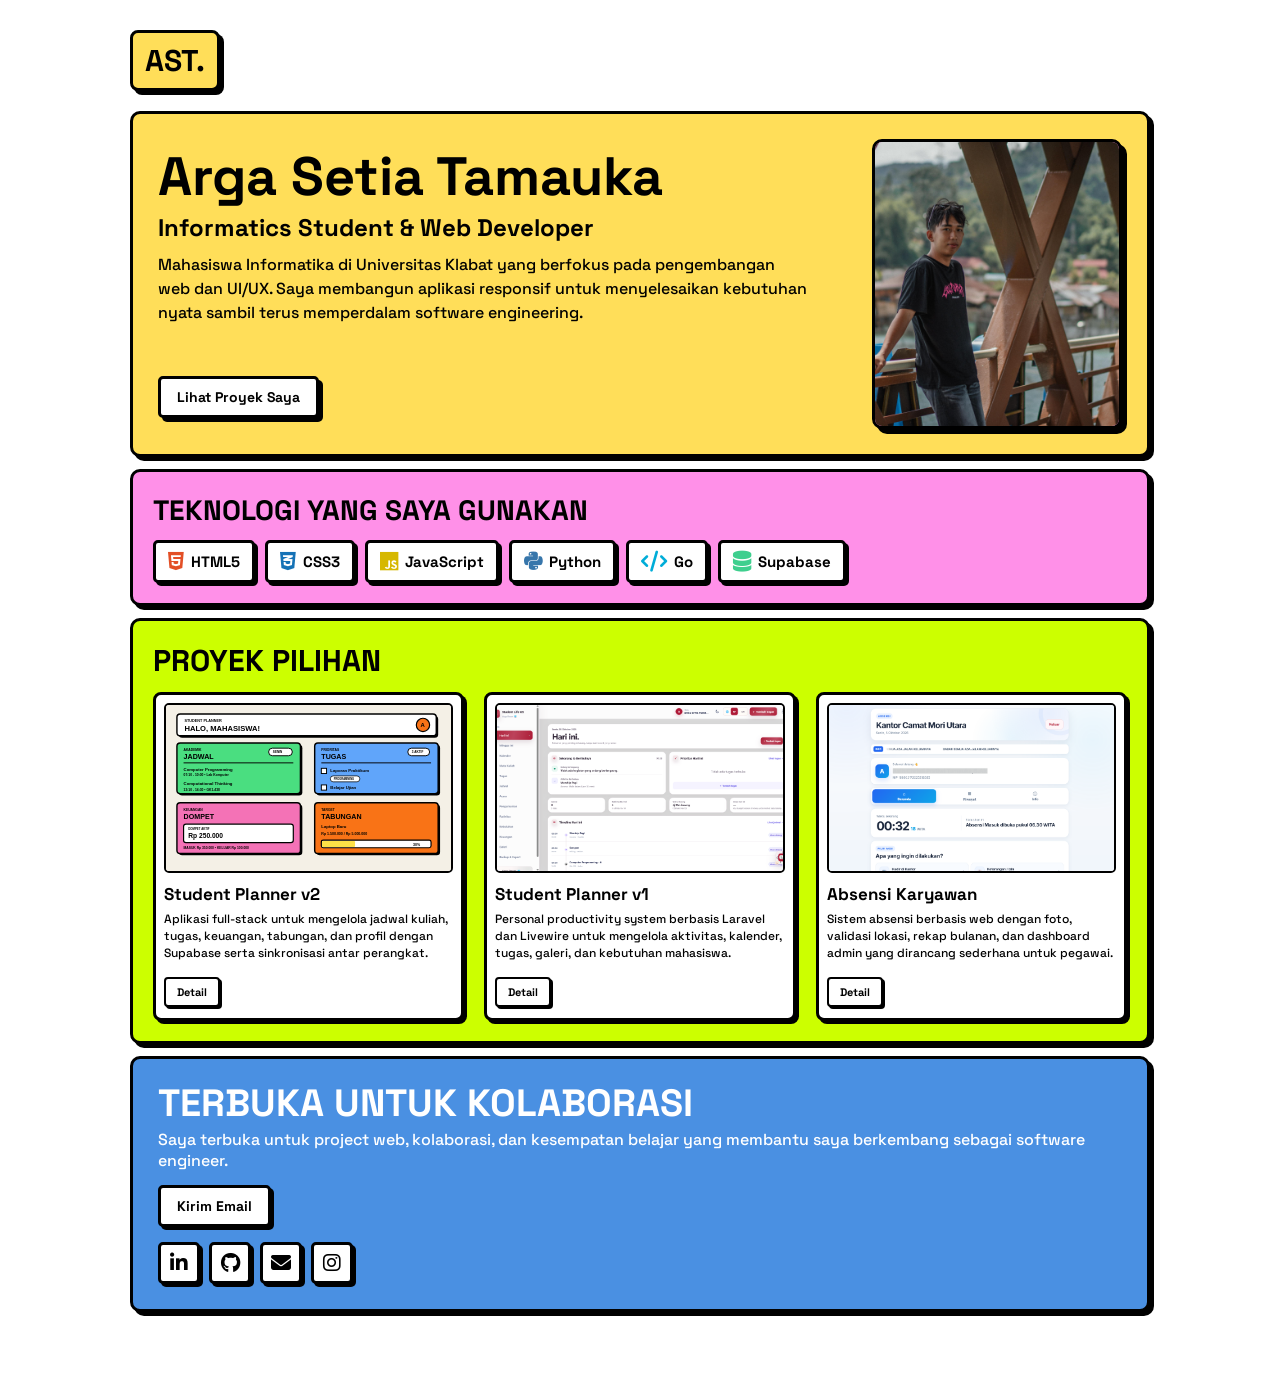
<file: index.html>
<!DOCTYPE html>
<html lang="id">

<head>
    <meta charset="UTF-8">

    <meta
        name="viewport"
        content="width=device-width, initial-scale=1.0"
    >

    <title>Arga Setia Tamauka | Portfolio</title>

    <!-- CSS -->
    <link rel="stylesheet" href="style.css">

    <!-- GOOGLE FONT -->
    <link rel="preconnect" href="https://fonts.googleapis.com">

    <link
        rel="preconnect"
        href="https://fonts.gstatic.com"
        crossorigin
    >

    <link
        href="https://fonts.googleapis.com/css2?family=Space+Grotesk:wght@300..700&display=swap"
        rel="stylesheet"
    >

    <!-- FONT AWESOME -->
    <link
        rel="stylesheet"
        href="https://cdnjs.cloudflare.com/ajax/libs/font-awesome/6.6.0/css/all.min.css"
    >
</head>


<body>

    <div class="page-container">


        <!-- =========================
             HEADER
        ========================== -->

        <header>

            <h1>AST.</h1>

        </header>



        <main>


            <!-- =========================
                 ABOUT / HERO
            ========================== -->

            <section class="about">

                <div class="about-content">


                    <!-- TEXT -->
                    <div class="about-text">

                        <h1>
                            Arga Setia Tamauka
                        </h1>

                        <h2>
                            Informatics Student & Web Developer
                        </h2>

                        <p>
                            Mahasiswa Informatika di Universitas Klabat yang berfokus pada
                            pengembangan web dan UI/UX. Saya membangun aplikasi
                            responsif untuk menyelesaikan kebutuhan nyata sambil
                            terus memperdalam software engineering.
                        </p>

                    </div>


                    <!-- FOTO -->
                    <div class="profile-card">

                        <img
                            src="images/arga-profile.jpg"
                            alt="Foto Arga Setia Tamauka"
                        >

                    </div>


                    <!-- BUTTON -->
                    <a
                        href="#projects"
                        class="about-button"
                    >
                        Lihat Proyek Saya
                    </a>


                </div>

            </section>



            <!-- =========================
                 SKILLS
            ========================== -->

            <section class="skills">

                <h1>
                    TEKNOLOGI YANG SAYA GUNAKAN
                </h1>


                <div class="skills-card">


                    <div class="skill-item">

                        <i class="fa-brands fa-html5"></i>

                        <span>
                            HTML5
                        </span>

                    </div>


                    <div class="skill-item">

                        <i class="fa-brands fa-css3-alt"></i>

                        <span>
                            CSS3
                        </span>

                    </div>


                    <div class="skill-item">

                        <i class="fa-brands fa-js"></i>

                        <span>
                            JavaScript
                        </span>

                    </div>


                    <div class="skill-item">

                        <i class="fa-brands fa-python"></i>

                        <span>
                            Python
                        </span>

                    </div>


                    <div class="skill-item">

                        <i class="fa-solid fa-code"></i>

                        <span>
                            Go
                        </span>

                    </div>


                    <div class="skill-item">

                        <i class="fa-solid fa-database"></i>

                        <span>
                            Supabase
                        </span>

                    </div>


                </div>

            </section>



            <!-- =========================
                 PROJECTS
            ========================== -->

            <section
                class="projects"
                id="projects"
            >

                <h1>
                    PROYEK PILIHAN
                </h1>


                <div class="projects-card">


                    <!-- PROJECT 1 -->

                    <article class="project-item">

                        <img
                            src="images/student-planner.svg"
                            alt="Preview Student Planner v2"
                        >


                        <div class="project-content">

                            <h2>
                                Student Planner v2
                            </h2>


                            <p>
                                Aplikasi full-stack untuk mengelola jadwal kuliah,
                                tugas, keuangan, tabungan, dan profil dengan
                                Supabase serta sinkronisasi antar perangkat.
                            </p>


                            <a
                                href="student-planner.html"
                                class="project-button"
                            >
                                Detail
                            </a>

                        </div>

                    </article>



                    <!-- PROJECT 2 -->

                    <article class="project-item">

                        <img
                            src="images/student-life-os.png"
                            alt="Preview Student Planner v1"
                        >


                        <div class="project-content">

                            <h2>
                                Student Planner v1
                            </h2>


                            <p>
                                Personal productivity system berbasis Laravel dan
                                Livewire untuk mengelola aktivitas, kalender,
                                tugas, galeri, dan kebutuhan mahasiswa.
                            </p>


                            <a
                                href="student-life-os.html"
                                class="project-button"
                            >
                                Detail
                            </a>

                        </div>

                    </article>



                    <!-- PROJECT 3 -->

                    <article class="project-item">

                        <img
                            src="images/absensi-karyawan.png"
                            alt="Preview Absensi Karyawan"
                        >


                        <div class="project-content">

                            <h2>
                                Absensi Karyawan
                            </h2>


                            <p>
                                Sistem absensi berbasis web dengan foto, validasi
                                lokasi, rekap bulanan, dan dashboard admin
                                yang dirancang sederhana untuk pegawai.
                            </p>


                            <a
                                href="absensi-karyawan.html"
                                class="project-button"
                            >
                                Detail
                            </a>

                        </div>

                    </article>


                </div>

            </section>



            <!-- =========================
                 CONTACT
            ========================== -->

            <section class="contact">


                <h1>
                    TERBUKA UNTUK KOLABORASI
                </h1>


                <p>
                    Saya terbuka untuk project web, kolaborasi, dan kesempatan belajar yang membantu saya berkembang sebagai software engineer.
                </p>


                <a
                    href="mailto:argatamauka@gmail.com"
                    class="contact-button"
                >
                    Kirim Email
                </a>



                <!-- SOCIAL MEDIA -->

                <div class="social-media">


                    <!-- LINKEDIN -->

                    <a
                        href="https://www.linkedin.com/in/arga-setia-tamauka?utm_source=share_via&utm_content=profile&utm_medium=member_android"
                        class="social-button"
                        aria-label="LinkedIn"
                        target="_blank"
                    >

                        <i class="fa-brands fa-linkedin-in"></i>

                    </a>


                    <!-- GITHUB -->

                    <a
                        href="https://github.com/argatamauka"
                        class="social-button"
                        aria-label="GitHub"
                        target="_blank"
                    >

                        <i class="fa-brands fa-github"></i>

                    </a>


                    <!-- EMAIL -->

                    <a
                        href="mailto:argatamauka@gmail.com"
                        class="social-button"
                        aria-label="Email"
                    >

                        <i class="fa-solid fa-envelope"></i>

                    </a>


                    <!-- Instagram -->

                    <a
                        href="https://www.instagram.com/argatamauka_?stkn=MTJtcWIwZmtsdThpNA=="
                        class="social-button"
                        aria-label="instagram"
                        target="_blank"
                    >

                        <i class="fa-brands fa-instagram"></i>

                    </a>


                </div>


            </section>


        </main>


    </div>

</body>

</html>
</file>
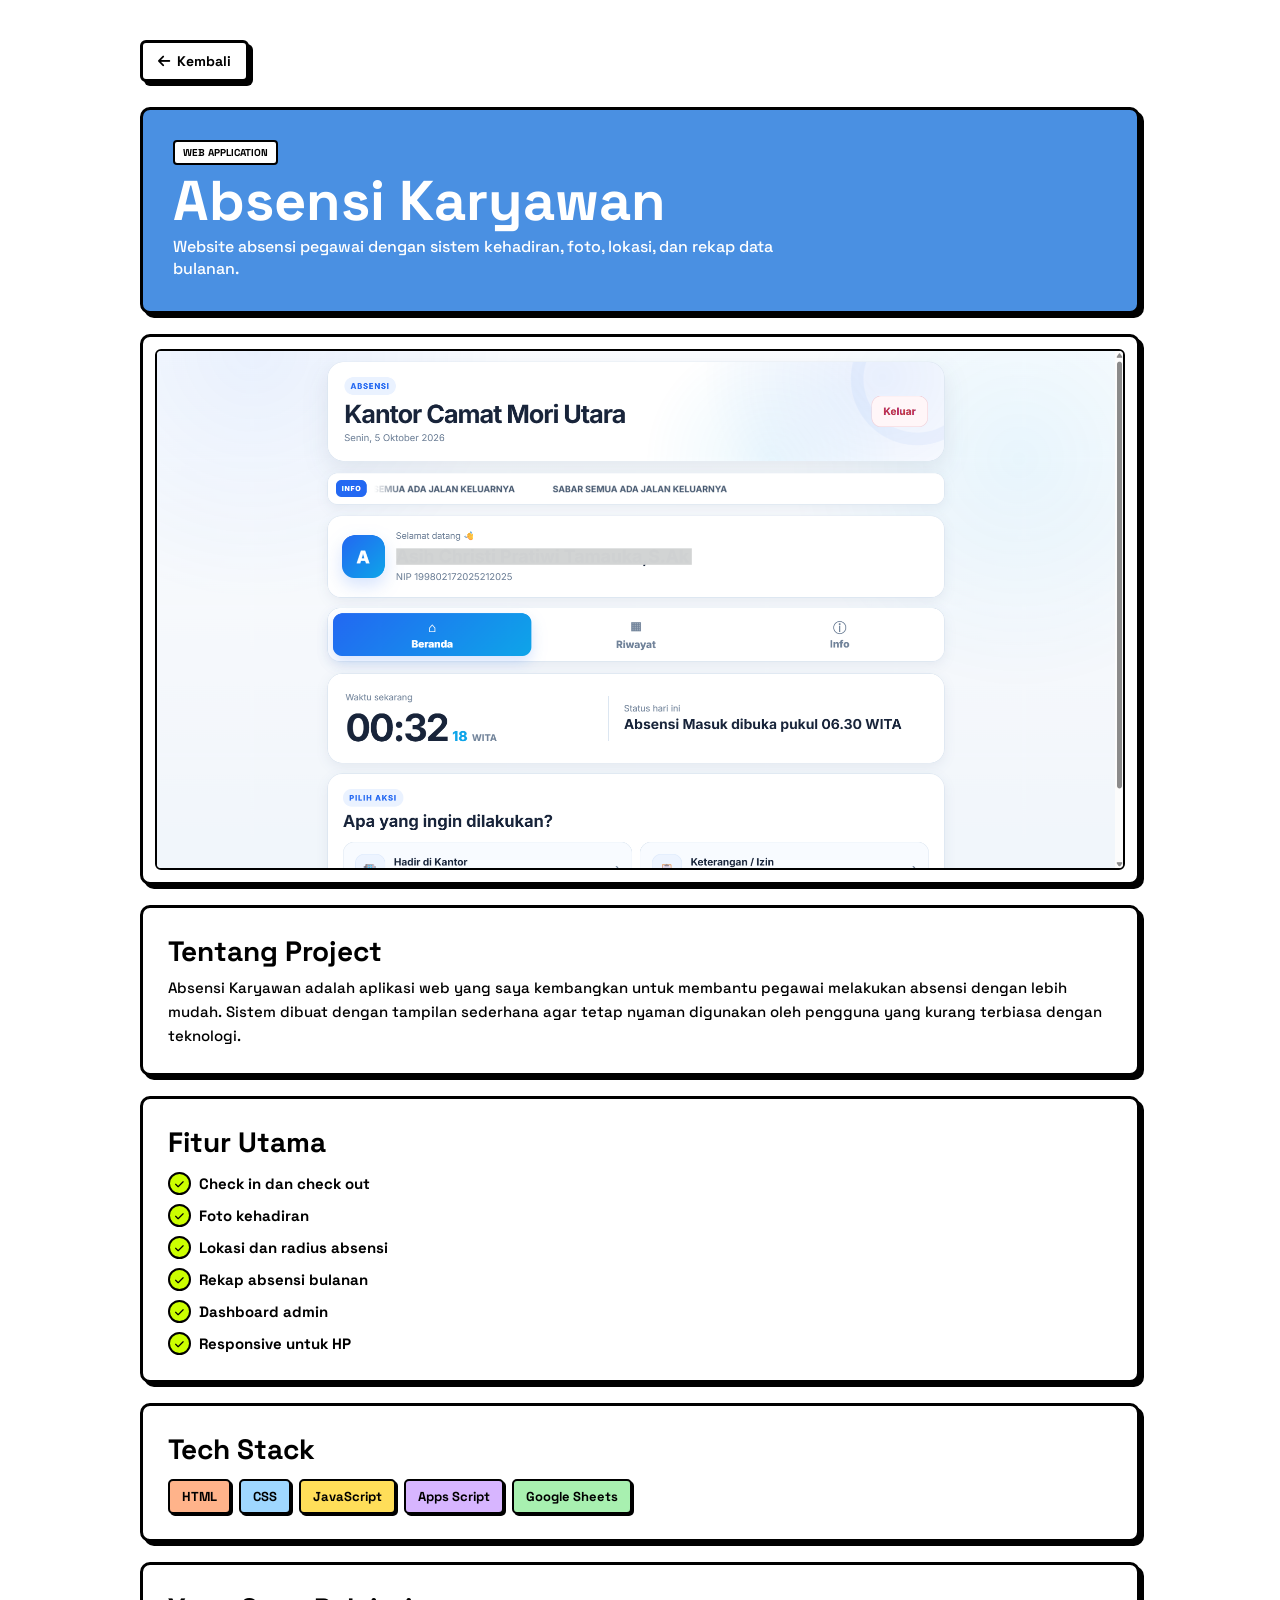
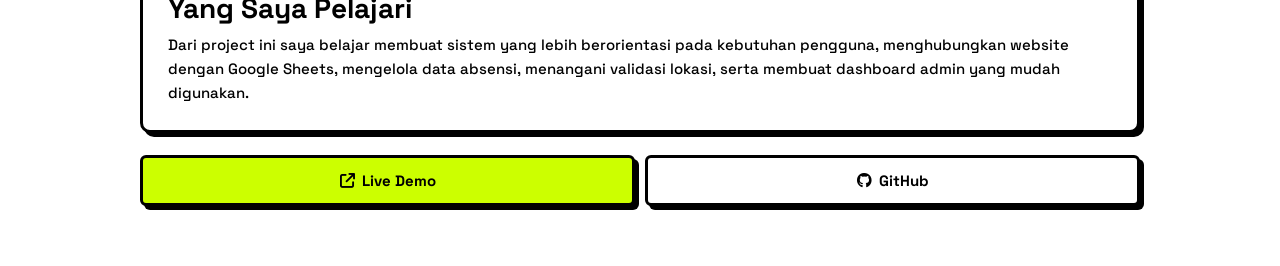
<file: absensi-karyawan.html>
<!DOCTYPE html>
<html lang="id">

<head>
    <meta charset="UTF-8">

    <meta
        name="viewport"
        content="width=device-width, initial-scale=1.0"
    >

    <title>Absensi Karyawan | Arga Setia Tamauka</title>

    <!-- CSS -->
    <link rel="stylesheet" href="absensi-karyawan.css">

    <!-- GOOGLE FONT -->
    <link rel="preconnect" href="https://fonts.googleapis.com">

    <link
        rel="preconnect"
        href="https://fonts.gstatic.com"
        crossorigin
    >

    <link
        href="https://fonts.googleapis.com/css2?family=Space+Grotesk:wght@300..700&display=swap"
        rel="stylesheet"
    >

    <!-- FONT AWESOME -->
    <link
        rel="stylesheet"
        href="https://cdnjs.cloudflare.com/ajax/libs/font-awesome/6.6.0/css/all.min.css"
    >
</head>


<body>

    <main class="project-detail-page">


        <!-- BACK -->
        <a
            href="index.html#projects"
            class="back-button"
        >
            <i class="fa-solid fa-arrow-left"></i>

            Kembali
        </a>



        <!-- HEADER -->
        <section class="project-detail-header">

            <p class="project-label">
                WEB APPLICATION
            </p>

            <h1>
                Absensi Karyawan
            </h1>

            <p class="project-subtitle">
                Website absensi pegawai dengan sistem kehadiran,
                foto, lokasi, dan rekap data bulanan.
            </p>

        </section>



        <!-- PREVIEW -->
        <section class="project-preview">

            <img
                src="images/absensi-karyawan.png"
                alt="Tampilan Website Absensi Karyawan"
            >

        </section>



        <!-- ABOUT -->
        <section class="project-info">

            <h2>
                Tentang Project
            </h2>

            <p>
                Absensi Karyawan adalah aplikasi web yang saya kembangkan
                untuk membantu pegawai melakukan absensi dengan lebih mudah.
                Sistem dibuat dengan tampilan sederhana agar tetap nyaman
                digunakan oleh pengguna yang kurang terbiasa dengan teknologi.
            </p>

        </section>



        <!-- FEATURES -->
        <section class="project-info">

            <h2>
                Fitur Utama
            </h2>

            <div class="feature-list">

                <div class="feature-item">
                    <i class="fa-solid fa-check"></i>

                    <span>
                        Check in dan check out
                    </span>
                </div>


                <div class="feature-item">
                    <i class="fa-solid fa-check"></i>

                    <span>
                        Foto kehadiran
                    </span>
                </div>


                <div class="feature-item">
                    <i class="fa-solid fa-check"></i>

                    <span>
                        Lokasi dan radius absensi
                    </span>
                </div>


                <div class="feature-item">
                    <i class="fa-solid fa-check"></i>

                    <span>
                        Rekap absensi bulanan
                    </span>
                </div>


                <div class="feature-item">
                    <i class="fa-solid fa-check"></i>

                    <span>
                        Dashboard admin
                    </span>
                </div>


                <div class="feature-item">
                    <i class="fa-solid fa-check"></i>

                    <span>
                        Responsive untuk HP
                    </span>
                </div>

            </div>

        </section>



        <!-- TECH STACK -->
        <section class="project-info">

            <h2>
                Tech Stack
            </h2>

            <div class="tech-list">

                <span class="tech-item html">
                    HTML
                </span>

                <span class="tech-item css">
                    CSS
                </span>

                <span class="tech-item javascript">
                    JavaScript
                </span>

                <span class="tech-item apps-script">
                    Apps Script
                </span>

                <span class="tech-item sheets">
                    Google Sheets
                </span>

            </div>

        </section>



        <!-- LEARNED -->
        <section class="project-info">

            <h2>
                Yang Saya Pelajari
            </h2>

            <p>
                Dari project ini saya belajar membuat sistem yang lebih
                berorientasi pada kebutuhan pengguna, menghubungkan website
                dengan Google Sheets, mengelola data absensi, menangani
                validasi lokasi, serta membuat dashboard admin yang mudah
                digunakan.
            </p>

        </section>



        <!-- LINKS -->
        <section class="project-links">

            <a
                href="https://absensicamatmorut.vercel.app/absensi.html"
                class="project-live-button"
            >
                <i class="fa-solid fa-arrow-up-right-from-square"></i>

                Live Demo
            </a>


            <a
                href="https://github.com/absensikantorcamatmorut-code/absensi-kantor-camat-mori-utara"
                class="project-github-button"
            >
                <i class="fa-brands fa-github"></i>

                GitHub
            </a>

        </section>


    </main>

</body>

</html>
</file>
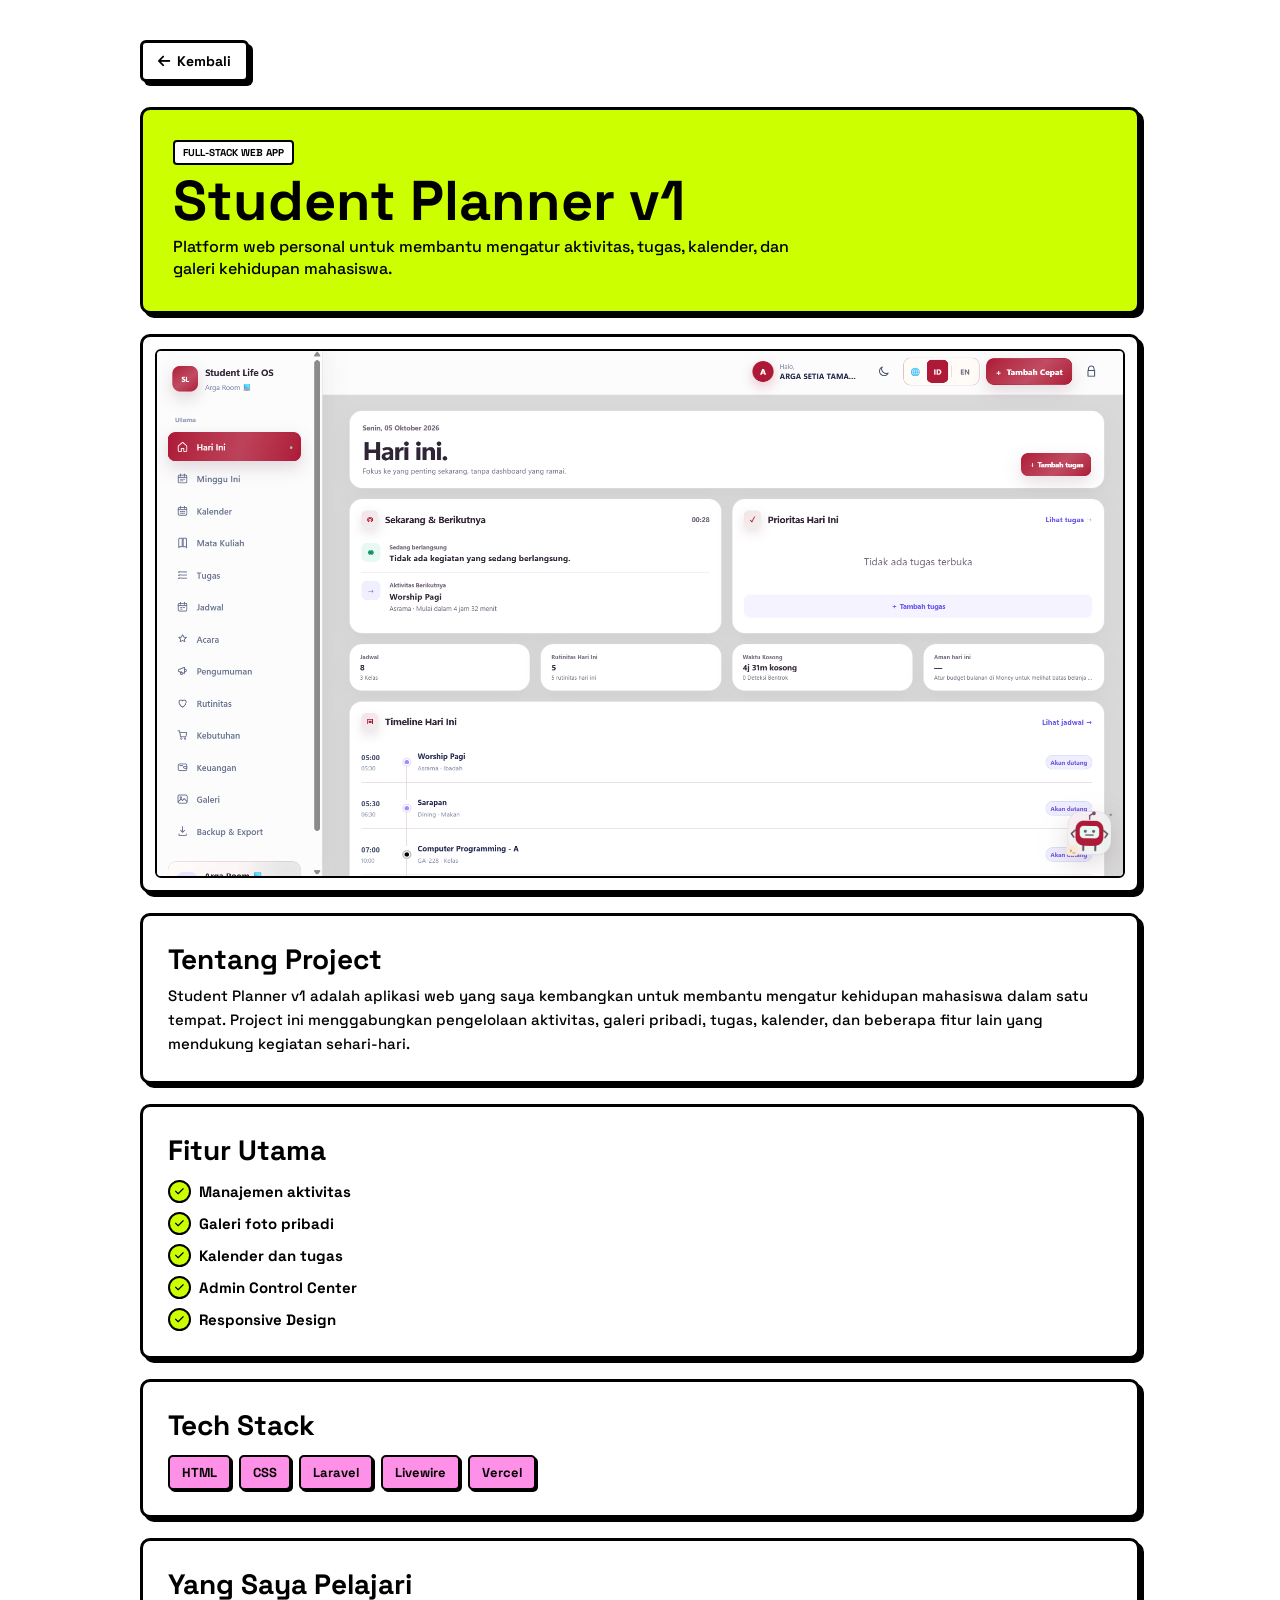
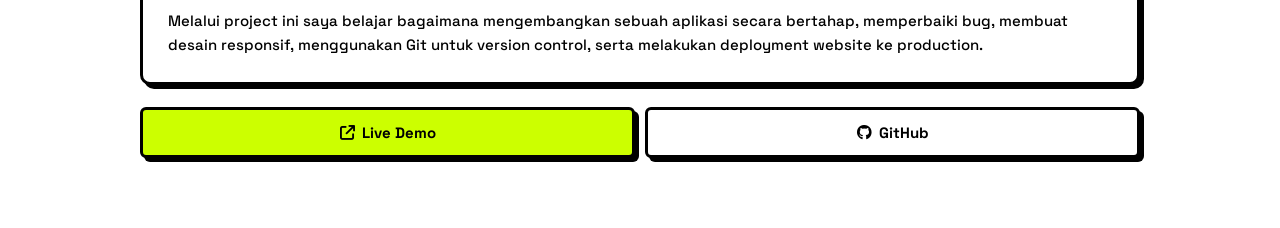
<file: student-life-os.html>
<!DOCTYPE html>
<html lang="id">

<head>
    <meta charset="UTF-8">

    <meta
        name="viewport"
        content="width=device-width, initial-scale=1.0"
    >

    <title>Student Planner v1 | Arga Setia Tamauka</title>

    <!-- CSS -->
    <link rel="stylesheet" href="student-life-os.css">

    <!-- GOOGLE FONT -->
    <link rel="preconnect" href="https://fonts.googleapis.com">

    <link
        rel="preconnect"
        href="https://fonts.gstatic.com"
        crossorigin
    >

    <link
        href="https://fonts.googleapis.com/css2?family=Space+Grotesk:wght@300..700&display=swap"
        rel="stylesheet"
    >

    <!-- FONT AWESOME -->
    <link
        rel="stylesheet"
        href="https://cdnjs.cloudflare.com/ajax/libs/font-awesome/6.6.0/css/all.min.css"
    >

</head>


<body>

    <main class="project-detail-page">


        <!-- =========================
             BACK BUTTON
        ========================== -->

        <a
            href="index.html#projects"
            class="back-button"
        >

            <i class="fa-solid fa-arrow-left"></i>

            Kembali

        </a>



        <!-- =========================
             PROJECT HEADER
        ========================== -->

        <section class="project-detail-header">

            <p class="project-label">
                FULL-STACK WEB APP
            </p>

            <h1>
                Student Planner v1
            </h1>

            <p class="project-subtitle">
                Platform web personal untuk membantu mengatur
                aktivitas, tugas, kalender, dan galeri kehidupan mahasiswa.
            </p>

        </section>



        <!-- =========================
             PROJECT IMAGE
        ========================== -->

        <section class="project-preview">

            <img
                src="images/student-life-os.png"
                alt="Tampilan Student Planner v1"
            >

        </section>



        <!-- =========================
             ABOUT PROJECT
        ========================== -->

        <section class="project-info">

            <h2>
                Tentang Project
            </h2>

            <p>
                Student Planner v1 adalah aplikasi web yang saya kembangkan
                untuk membantu mengatur kehidupan mahasiswa dalam satu
                tempat. Project ini menggabungkan pengelolaan aktivitas,
                galeri pribadi, tugas, kalender, dan beberapa fitur lain
                yang mendukung kegiatan sehari-hari.
            </p>

        </section>



        <!-- =========================
             FEATURES
        ========================== -->

        <section class="project-info">

            <h2>
                Fitur Utama
            </h2>


            <div class="feature-list">

                <div class="feature-item">

                    <i class="fa-solid fa-check"></i>

                    <span>
                        Manajemen aktivitas
                    </span>

                </div>


                <div class="feature-item">

                    <i class="fa-solid fa-check"></i>

                    <span>
                        Galeri foto pribadi
                    </span>

                </div>


                <div class="feature-item">

                    <i class="fa-solid fa-check"></i>

                    <span>
                        Kalender dan tugas
                    </span>

                </div>


                <div class="feature-item">

                    <i class="fa-solid fa-check"></i>

                    <span>
                        Admin Control Center
                    </span>

                </div>


                <div class="feature-item">

                    <i class="fa-solid fa-check"></i>

                    <span>
                        Responsive Design
                    </span>

                </div>

            </div>

        </section>



        <!-- =========================
             TECHNOLOGY
        ========================== -->

        <section class="project-info">

            <h2>
                Tech Stack
            </h2>


            <div class="tech-list">

                <span class="tech-item">
                    HTML
                </span>

                <span class="tech-item">
                    CSS
                </span>

                <span class="tech-item">
                    Laravel
                </span>

                <span class="tech-item">
                    Livewire
                </span>

                <span class="tech-item">
                    Vercel
                </span>

            </div>

        </section>



        <!-- =========================
             WHAT I LEARNED
        ========================== -->

        <section class="project-info">

            <h2>
                Yang Saya Pelajari
            </h2>

            <p>
                Melalui project ini saya belajar bagaimana mengembangkan
                sebuah aplikasi secara bertahap, memperbaiki bug,
                membuat desain responsif, menggunakan Git untuk version
                control, serta melakukan deployment website ke production.
            </p>

        </section>



        <!-- =========================
             PROJECT BUTTONS
        ========================== -->

        <section class="project-links">

            <a
                href="http://mystudentlifeos.vercel.app/"
                class="project-live-button"
            >

                <i class="fa-solid fa-arrow-up-right-from-square"></i>

                Live Demo

            </a>


            <a
                href="https://github.com/argatamauka/student-planner-v1"
                class="project-github-button"
            >

                <i class="fa-brands fa-github"></i>

                GitHub

            </a>

        </section>


    </main>

</body>

</html>
</file>
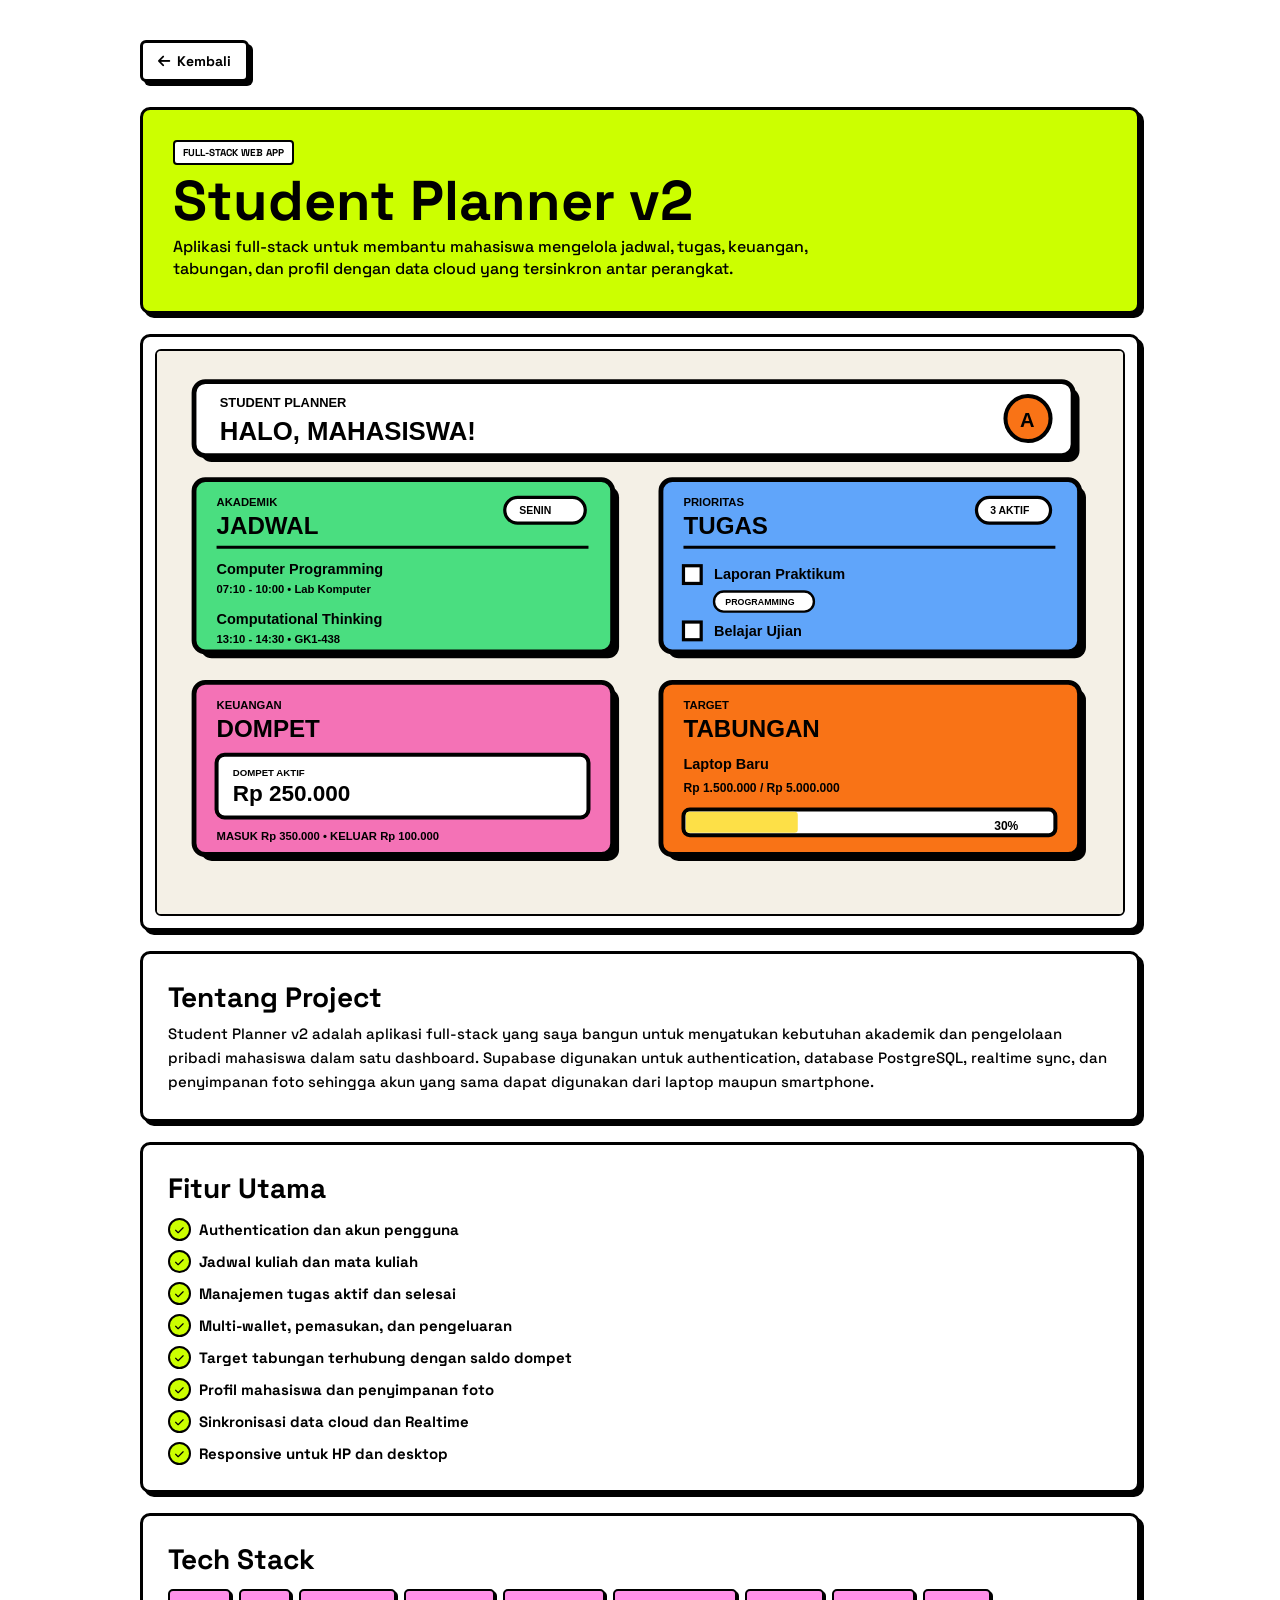
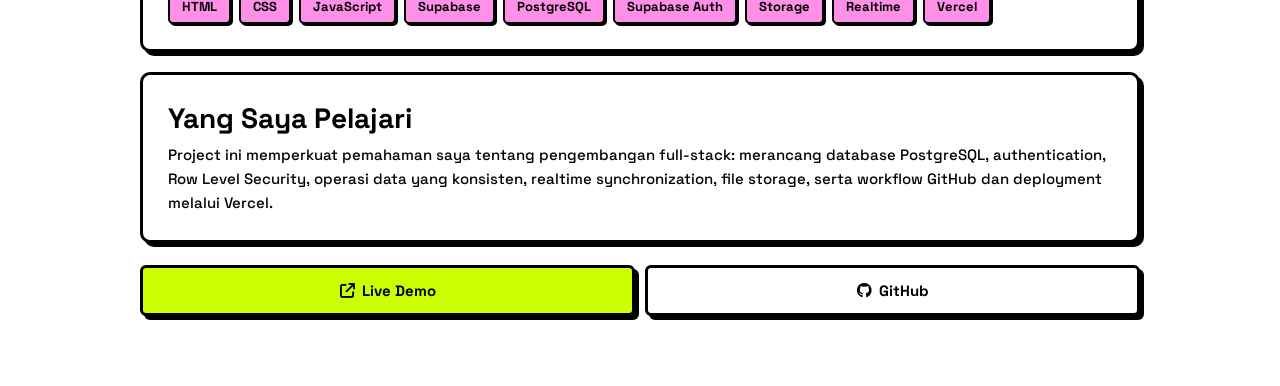
<file: student-planner.html>
<!DOCTYPE html>
<html lang="id">
<head>
    <meta charset="UTF-8">
    <meta name="viewport" content="width=device-width, initial-scale=1.0">
    <title>Student Planner v2 | Arga Setia Tamauka</title>
    <link rel="stylesheet" href="student-life-os.css">
    <link rel="preconnect" href="https://fonts.googleapis.com">
    <link rel="preconnect" href="https://fonts.gstatic.com" crossorigin>
    <link href="https://fonts.googleapis.com/css2?family=Space+Grotesk:wght@300..700&display=swap" rel="stylesheet">
    <link rel="stylesheet" href="https://cdnjs.cloudflare.com/ajax/libs/font-awesome/6.6.0/css/all.min.css">
</head>
<body>
    <main class="project-detail-page">
        <a href="index.html#projects" class="back-button">
            <i class="fa-solid fa-arrow-left"></i> Kembali
        </a>

        <section class="project-detail-header">
            <p class="project-label">FULL-STACK WEB APP</p>
            <h1>Student Planner v2</h1>
            <p class="project-subtitle">
                Aplikasi full-stack untuk membantu mahasiswa mengelola jadwal,
                tugas, keuangan, tabungan, dan profil dengan data cloud yang tersinkron antar perangkat.
            </p>
        </section>

        <section class="project-preview">
            <img src="images/student-planner.svg" alt="Preview Student Planner v2">
        </section>

        <section class="project-info">
            <h2>Tentang Project</h2>
            <p>
                Student Planner v2 adalah aplikasi full-stack yang saya bangun untuk menyatukan
                kebutuhan akademik dan pengelolaan pribadi mahasiswa dalam satu dashboard.
                Supabase digunakan untuk authentication, database PostgreSQL, realtime sync,
                dan penyimpanan foto sehingga akun yang sama dapat digunakan dari laptop maupun smartphone.
            </p>
        </section>

        <section class="project-info">
            <h2>Fitur Utama</h2>
            <div class="feature-list">
                <div class="feature-item"><i class="fa-solid fa-check"></i><span>Authentication dan akun pengguna</span></div>
                <div class="feature-item"><i class="fa-solid fa-check"></i><span>Jadwal kuliah dan mata kuliah</span></div>
                <div class="feature-item"><i class="fa-solid fa-check"></i><span>Manajemen tugas aktif dan selesai</span></div>
                <div class="feature-item"><i class="fa-solid fa-check"></i><span>Multi-wallet, pemasukan, dan pengeluaran</span></div>
                <div class="feature-item"><i class="fa-solid fa-check"></i><span>Target tabungan terhubung dengan saldo dompet</span></div>
                <div class="feature-item"><i class="fa-solid fa-check"></i><span>Profil mahasiswa dan penyimpanan foto</span></div>
                <div class="feature-item"><i class="fa-solid fa-check"></i><span>Sinkronisasi data cloud dan Realtime</span></div>
                <div class="feature-item"><i class="fa-solid fa-check"></i><span>Responsive untuk HP dan desktop</span></div>
            </div>
        </section>

        <section class="project-info">
            <h2>Tech Stack</h2>
            <div class="tech-list">
                <span class="tech-item">HTML</span>
                <span class="tech-item">CSS</span>
                <span class="tech-item">JavaScript</span>
                <span class="tech-item">Supabase</span>
                <span class="tech-item">PostgreSQL</span>
                <span class="tech-item">Supabase Auth</span>
                <span class="tech-item">Storage</span>
                <span class="tech-item">Realtime</span>
                <span class="tech-item">Vercel</span>
            </div>
        </section>

        <section class="project-info">
            <h2>Yang Saya Pelajari</h2>
            <p>
                Project ini memperkuat pemahaman saya tentang pengembangan full-stack:
                merancang database PostgreSQL, authentication, Row Level Security,
                operasi data yang konsisten, realtime synchronization, file storage,
                serta workflow GitHub dan deployment melalui Vercel.
            </p>
        </section>

        <section class="project-links">
            <a href="https://studentplannerarga.vercel.app/" class="project-live-button" target="_blank" rel="noopener noreferrer">
                <i class="fa-solid fa-arrow-up-right-from-square"></i> Live Demo
            </a>
            <a href="https://github.com/argatamauka/student-planner" class="project-github-button" target="_blank" rel="noopener noreferrer">
                <i class="fa-brands fa-github"></i> GitHub
            </a>
        </section>
    </main>
</body>
</html>
</file>
<file: style.css>
/* =========================
   RESET
========================= */

* {
    margin: 0;
    padding: 0;
    box-sizing: border-box;
}


html {
    scroll-behavior: smooth;
}


body {
    font-family: "Space Grotesk", sans-serif;
    font-weight: 700;

    background-color: #ffffff;
    color: #000000;
}



/* =========================
   PAGE CONTAINER
========================= */

.page-container {
    width: 100%;

    padding: 20px;

    margin: 0 auto;
}



/* =========================
   HEADER
========================= */

header h1 {
    width: fit-content;

    padding: 8px 12px;

    border: 3px solid #000000;
    border-radius: 8px;

    background-color: #FFDE59;

    box-shadow: 4px 4px #000000;

    font-size: 28px;
}



/* =========================
   ABOUT / HERO
========================= */

.about {
    width: 100%;

    margin-top: 20px;

    padding: 14px;

    border: 3px solid #000000;
    border-radius: 10px;

    background-color: #FFDE59;

    box-shadow: 4px 4px #000000;
}


.about-content {
    display: flex;

    flex-direction: column;

    gap: 14px;
}



/* =========================
   ABOUT TEXT
========================= */

.about-text h1 {
    font-size: 30px;

    line-height: 1;
}


.about-text h2 {
    margin-top: 5px;

    font-size: 18px;
}


.about-text p {
    margin-top: 7px;

    font-size: 14px;
    font-weight: 500;

    line-height: 1.4;
}



/* =========================
   PROFILE PHOTO
========================= */

.profile-card {
    width: 100%;

    border: 3px solid #000000;
    border-radius: 10px;

    background-color: #FF90E8;

    box-shadow: 5px 5px #000000;

    overflow: hidden;
}


.profile-card img {
    display: block;

    width: 100%;

    height: auto;
}



/* =========================
   ABOUT BUTTON
========================= */

.about-button {
    display: inline-block;

    width: fit-content;

    padding: 7px 14px;

    border: 3px solid #000000;
    border-radius: 5px;

    background-color: #ffffff;

    box-shadow: 4px 4px #000000;

    color: #000000;

    font-size: 14px;

    text-decoration: none;
}


.about-button:hover {
    background-color: #CCFF00;
}


.about-button:active {
    transform: translate(4px, 4px);

    box-shadow: none;
}



/* =========================
   SKILLS
========================= */

.skills {
    width: 100%;

    margin-top: 12px;

    padding: 12px;

    border: 3px solid #000000;
    border-radius: 10px;

    background-color: #FF90E8;

    box-shadow: 4px 4px #000000;
}


.skills h1 {
    font-size: 24px;
}



/* =========================
   SKILLS CONTAINER
========================= */

.skills-card {
    display: flex;

    flex-wrap: wrap;

    gap: 10px;

    margin-top: 12px;
}



/* =========================
   SKILL ITEM
========================= */

.skill-item {
    display: flex;

    align-items: center;

    gap: 7px;

    width: fit-content;

    padding: 6px 9px;

    border: 3px solid #000000;
    border-radius: 5px;

    background-color: #ffffff;

    box-shadow: 3px 3px #000000;

    font-size: 14px;
}


.skill-item i {
    font-size: 18px;
}



/* =========================
   SKILL ICON COLORS
========================= */

.skill-item .fa-html5 {
    color: #E34F26;
}


.skill-item .fa-css3-alt {
    color: #1572B6;
}


.skill-item .fa-js {
    color: #D6B800;
}


.skill-item .fa-python {
    color: #3776AB;
}


.skill-item .fa-code {
    color: #00ADD8;
}


.skill-item .fa-database {
    color: #3ECF8E;
}



/* =========================
   PROJECTS
========================= */

.projects {
    width: 100%;

    margin-top: 12px;

    padding: 12px;

    border: 3px solid #000000;
    border-radius: 10px;

    background-color: #CCFF00;

    box-shadow: 4px 4px #000000;
}


.projects > h1 {
    margin-bottom: 12px;

    font-size: 24px;
}



/* =========================
   PROJECT CONTAINER
========================= */

.projects-card {
    display: grid;

    grid-template-columns: repeat(2, 1fr);

    gap: 10px;
}



/* =========================
   PROJECT ITEM
========================= */

.project-item {
    min-width: 0;

    padding: 6px;

    border: 3px solid #000000;
    border-radius: 8px;

    background-color: #ffffff;

    box-shadow: 3px 3px #000000;
}



/* =========================
   PROJECT IMAGE
========================= */

.project-item > img {
    display: block;

    width: 100%;

    height: 72px;

    object-fit: cover;

    border: 2px solid #000000;
    border-radius: 5px;
}



/* =========================
   PROJECT CONTENT
========================= */

.project-content h2 {
    margin-top: 7px;

    font-size: 14px;

    line-height: 1.1;
}


.project-content p {
    margin-top: 5px;

    font-size: 9px;
    font-weight: 500;

    line-height: 1.3;
}



/* =========================
   PROJECT BUTTON
========================= */

.project-button {
    display: inline-block;

    margin-top: 9px;
    margin-bottom: 3px;

    padding: 4px 8px;

    border: 2px solid #000000;
    border-radius: 4px;

    background-color: #ffffff;

    box-shadow: 2px 2px #000000;

    color: #000000;

    font-size: 10px;

    text-decoration: none;
}


.project-button:hover {
    background-color: #FFDE59;
}


.project-button:active {
    transform: translate(2px, 2px);

    box-shadow: none;
}



/* =========================
   CONTACT
========================= */

.contact {
    width: 100%;

    margin-top: 12px;
    margin-bottom: 30px;

    padding: 16px;

    border: 3px solid #000000;
    border-radius: 10px;

    background-color: #4A90E2;

    box-shadow: 4px 4px #000000;

    color: #ffffff;
}


.contact h1 {
    font-size: 28px;

    line-height: 1;
}


.contact p {
    margin-top: 7px;

    font-size: 14px;
    font-weight: 500;
}



/* =========================
   CONTACT BUTTON
========================= */

.contact-button {
    display: inline-block;

    margin-top: 14px;

    padding: 7px 12px;

    border: 3px solid #000000;
    border-radius: 5px;

    background-color: #ffffff;

    box-shadow: 3px 3px #000000;

    color: #000000;

    font-size: 13px;

    text-decoration: none;
}


.contact-button:hover {
    background-color: #CCFF00;
}


.contact-button:active {
    transform: translate(3px, 3px);

    box-shadow: none;
}



/* =========================
   SOCIAL MEDIA
========================= */

.social-media {
    display: flex;

    flex-wrap: wrap;

    gap: 9px;

    margin-top: 15px;
}


.social-button {
    display: flex;

    justify-content: center;

    align-items: center;

    width: 38px;

    height: 38px;

    border: 3px solid #000000;
    border-radius: 5px;

    background-color: #ffffff;

    box-shadow: 3px 3px #000000;

    color: #000000;

    text-decoration: none;
}


.social-button i {
    font-size: 18px;
}


.social-button:hover {
    background-color: #FFDE59;
}


.social-button:active {
    transform: translate(3px, 3px);

    box-shadow: none;
}



/* =========================
   MOBILE KECIL
========================= */

@media (max-width: 360px) {

    .page-container {
        padding: 12px;
    }


    .about-text h1 {
        font-size: 26px;
    }


    .about-text h2 {
        font-size: 16px;
    }


    .about-text p {
        font-size: 13px;
    }


    .skills h1,
    .projects > h1 {
        font-size: 21px;
    }


    .projects-card {
        gap: 7px;
    }


    .project-item {
        padding: 5px;
    }


    .project-item > img {
        height: 64px;
    }


    .project-content h2 {
        font-size: 12px;
    }


    .project-content p {
        font-size: 8px;
    }


    .contact h1 {
        font-size: 24px;
    }

}



/* =========================
   TABLET & DESKTOP
========================= */

@media (min-width: 768px) {

    .page-container {
        max-width: 1100px;

        padding: 30px 40px;

        margin: 0 auto;
    }


    /* =========================
       HEADER
    ========================= */

    header h1 {
        font-size: 30px;
    }


    /* =========================
       ABOUT
    ========================= */

    .about {
        padding: 25px;
    }


    .about-content {
        display: grid;

        grid-template-columns: 1fr 230px;

        grid-template-areas:
            "text photo"
            "button photo";

        column-gap: 40px;

        align-items: center;
    }


    .about-text {
        grid-area: text;
    }


    .about-text h1 {
        font-size: 46px;
    }


    .about-text h2 {
        margin-top: 8px;

        font-size: 24px;
    }


    .about-text p {
        max-width: 650px;

        margin-top: 10px;

        font-size: 16px;

        line-height: 1.5;
    }


    /* FOTO */

    .profile-card {
        grid-area: photo;

        width: 220px;

        height: 260px;

        margin: 0;

        justify-self: end;
    }


    .profile-card img {
        width: 100%;

        height: 100%;

        object-fit: cover;

        object-position: center;
    }


    /* BUTTON */

    .about-button {
        grid-area: button;

        justify-self: start;

        margin-top: 15px;

        padding: 9px 16px;

        font-size: 14px;
    }


    /* =========================
       SKILLS
    ========================= */

    .skills {
        padding: 20px;
    }


    .skills h1 {
        font-size: 28px;
    }


    .skill-item {
        padding: 8px 12px;

        font-size: 15px;
    }


    .skill-item i {
        font-size: 21px;
    }


    /* =========================
       PROJECTS
    ========================= */

    .projects {
        padding: 20px;
    }


    .projects > h1 {
        font-size: 30px;
    }


    .projects-card {
        grid-template-columns: repeat(3, 1fr);
        gap: 20px;
    }


    .project-item {
        padding: 8px;
    }


    .project-item > img {
        height: 150px;
    }


    .project-content h2 {
        margin-top: 12px;

        font-size: 17px;
    }


    .project-content p {
        max-width: 450px;

        margin-top: 7px;

        font-size: 12px;

        line-height: 1.45;
    }


    .project-button {
        margin-top: 14px;

        padding: 6px 11px;

        font-size: 11px;
    }


    /* =========================
       CONTACT
    ========================= */

    .contact {
        padding: 25px;

        margin-bottom: 50px;
    }


    .contact h1 {
        font-size: 38px;
    }


    .contact p {
        font-size: 16px;
    }


    .contact-button {
        padding: 9px 16px;

        font-size: 14px;
    }


    .social-button {
        width: 42px;

        height: 42px;
    }


    .social-button i {
        font-size: 20px;
    }

}



/* =========================
   DESKTOP BESAR
========================= */

@media (min-width: 1024px) {

    .about-content {
        grid-template-columns: 1fr 270px;
    }


    .profile-card {
        width: 250px;

        height: 290px;
    }


    .about-text h1 {
        font-size: 54px;
    }


    .project-item > img {
        height: 170px;
    }


}
</file>
<file: absensi-karyawan.css>
/* =========================
   RESET
========================= */

* {
    margin: 0;
    padding: 0;
    box-sizing: border-box;
}


/* =========================
   BODY
========================= */

body {
    margin: 0 20px;

    font-family: "Space Grotesk", sans-serif;
    font-weight: 700;

    background-color: #ffffff;

    color: #000000;
}


/* =========================
   PAGE
========================= */

.project-detail-page {
    padding-top: 20px;
    padding-bottom: 40px;
}


/* =========================
   BACK BUTTON
========================= */

.back-button {
    display: inline-flex;

    align-items: center;

    gap: 7px;

    padding: 7px 12px;

    border: 3px solid #000000;

    border-radius: 6px;

    background-color: #ffffff;

    box-shadow: 4px 4px #000000;

    color: #000000;

    font-size: 13px;

    text-decoration: none;
}


.back-button:hover {
    background-color: #f3f3f3;
}


.back-button:active {
    transform: translate(4px, 4px);

    box-shadow: none;
}


/* =========================
   PROJECT HEADER
========================= */

.project-detail-header {
    margin-top: 20px;

    padding: 15px;

    border: 3px solid #000000;

    border-radius: 10px;

    background-color: #4A90E2;

    box-shadow: 4px 4px #000000;

    color: #ffffff;
}


.project-label {
    width: fit-content;

    padding: 4px 8px;

    border: 2px solid #000000;

    border-radius: 4px;

    background-color: #ffffff;

    color: #000000;

    font-size: 10px;
}


.project-detail-header h1 {
    margin-top: 8px;

    font-size: 36px;

    line-height: 1;
}


.project-subtitle {
    margin-top: 7px;

    font-size: 13px;

    font-weight: 500;

    line-height: 1.4;
}


/* =========================
   PROJECT PREVIEW
========================= */

.project-preview {
    margin-top: 12px;

    padding: 8px;

    border: 3px solid #000000;

    border-radius: 10px;

    background-color: #ffffff;

    box-shadow: 4px 4px #000000;
}


.project-preview img {
    display: block;

    width: 100%;

    border: 2px solid #000000;

    border-radius: 6px;
}


/* =========================
   PROJECT INFO
========================= */

.project-info {
    margin-top: 12px;

    padding: 14px;

    border: 3px solid #000000;

    border-radius: 10px;

    background-color: #ffffff;

    box-shadow: 4px 4px #000000;
}


.project-info h2 {
    font-size: 21px;
}


.project-info p {
    margin-top: 7px;

    font-size: 13px;

    font-weight: 500;

    line-height: 1.5;
}


/* =========================
   FEATURE LIST
========================= */

.feature-list {
    display: flex;

    flex-direction: column;

    gap: 9px;

    margin-top: 12px;
}


.feature-item {
    display: flex;

    align-items: center;

    gap: 8px;

    font-size: 13px;
}


.feature-item i {
    display: flex;

    justify-content: center;

    align-items: center;

    width: 23px;

    height: 23px;

    border: 2px solid #000000;

    border-radius: 50%;

    background-color: #CCFF00;

    font-size: 10px;
}


/* =========================
   TECH STACK
========================= */

.tech-list {
    display: flex;

    flex-wrap: wrap;

    gap: 8px;

    margin-top: 12px;
}


.tech-item {
    padding: 5px 9px;

    border: 2px solid #000000;

    border-radius: 5px;

    box-shadow: 2px 2px #000000;

    font-size: 11px;
}


/* WARNA MASING-MASING */

.tech-item.html {
    background-color: #FFB38A;
}


.tech-item.css {
    background-color: #9FD7FF;
}


.tech-item.javascript {
    background-color: #FFDE59;
}


.tech-item.apps-script {
    background-color: #D7B5FF;
}


.tech-item.sheets {
    background-color: #A8F0B0;
}


/* =========================
   LINKS
========================= */

.project-links {
    display: flex;

    gap: 10px;

    margin-top: 14px;
}


.project-live-button,
.project-github-button {
    display: flex;

    justify-content: center;

    align-items: center;

    gap: 7px;

    width: 50%;

    padding: 10px;

    border: 3px solid #000000;

    border-radius: 6px;

    box-shadow: 4px 4px #000000;

    color: #000000;

    font-size: 13px;

    text-decoration: none;
}


.project-live-button {
    background-color: #CCFF00;
}


.project-github-button {
    background-color: #ffffff;
}


.project-live-button:hover,
.project-github-button:hover {
    background-color: #f3f3f3;
}


.project-live-button:active,
.project-github-button:active {
    transform: translate(4px, 4px);

    box-shadow: none;
}


/* =========================
   MOBILE KECIL
========================= */

@media (max-width: 360px) {

    body {
        margin: 0 12px;
    }


    .project-detail-header h1 {
        font-size: 30px;
    }


    .project-info h2 {
        font-size: 19px;
    }


    .project-links {
        flex-direction: column;
    }


    .project-live-button,
    .project-github-button {
        width: 100%;
    }

}

/* =========================
   DESKTOP
========================= */

@media (min-width: 768px) {

    body {
        margin: 0;
        padding: 0 40px;
    }

    .project-detail-page {
        width: 100%;
        max-width: 1000px;

        margin-left: auto;
        margin-right: auto;

        padding-top: 40px;
        padding-bottom: 60px;
    }

    .back-button {
        padding: 9px 15px;
        font-size: 14px;
    }

    .project-detail-header {
        padding: 30px;
        margin-top: 25px;
    }

    .project-detail-header h1 {
        font-size: 56px;
    }

    .project-subtitle {
        max-width: 650px;
        font-size: 16px;
    }

    .project-preview {
        padding: 12px;
        margin-top: 20px;
    }

    .project-info {
        padding: 25px;
        margin-top: 20px;
    }

    .project-info h2 {
        font-size: 28px;
    }

    .project-info p {
        font-size: 15px;
        line-height: 1.6;
    }

    .feature-item {
        font-size: 15px;
    }

    .tech-item {
        padding: 7px 12px;
        font-size: 13px;
    }

    .project-links {
        margin-top: 22px;
    }

    .project-live-button,
    .project-github-button {
        padding: 13px;
        font-size: 15px;
    }
}
</file>
<file: student-life-os.css>
/* =========================
   RESET
========================= */

* {
    margin: 0;
    padding: 0;
    box-sizing: border-box;
}


/* =========================
   BODY
========================= */

body {
    margin: 0 20px;

    font-family: "Space Grotesk", sans-serif;
    font-weight: 700;

    background-color: #ffffff;
    color: #000000;
}


/* =========================================
   PROJECT DETAIL PAGE
========================================= */

.project-detail-page {
    padding-top: 20px;
    padding-bottom: 40px;
}



/* =========================================
   BACK BUTTON
========================================= */

.back-button {

    display: inline-flex;

    align-items: center;

    gap: 7px;

    padding: 7px 12px;

    border: 3px solid #000000;

    border-radius: 6px;

    background-color: #ffffff;

    box-shadow: 4px 4px #000000;

    color: #000000;

    font-size: 13px;

    text-decoration: none;
}



.back-button:active {

    transform: translate(4px, 4px);

    box-shadow: none;
}



/* =========================================
   PROJECT HEADER
========================================= */

.project-detail-header {

    margin-top: 20px;

    padding: 15px;

    border: 3px solid #000000;

    border-radius: 10px;

    background-color: #CCFF00;

    box-shadow: 4px 4px #000000;
}



.project-label {

    width: fit-content;

    padding: 4px 8px;

    border: 2px solid #000000;

    border-radius: 4px;

    background-color: #ffffff;

    font-size: 10px;
}



.project-detail-header h1 {

    margin-top: 8px;

    font-size: 36px;

    line-height: 1;
}



.project-subtitle {

    margin-top: 7px;

    max-width: 500px;

    font-size: 13px;

    font-weight: 500;

    line-height: 1.4;
}



/* =========================================
   PROJECT PREVIEW
========================================= */

.project-preview {

    margin-top: 12px;

    padding: 8px;

    border: 3px solid #000000;

    border-radius: 10px;

    background-color: #ffffff;

    box-shadow: 4px 4px #000000;
}



.project-preview img {

    display: block;

    width: 100%;

    border: 2px solid #000000;

    border-radius: 6px;
}



/* =========================================
   PROJECT INFO
========================================= */

.project-info {

    margin-top: 12px;

    padding: 14px;

    border: 3px solid #000000;

    border-radius: 10px;

    background-color: #ffffff;

    box-shadow: 4px 4px #000000;
}



.project-info h2 {

    font-size: 21px;
}



.project-info p {

    margin-top: 7px;

    font-size: 13px;

    font-weight: 500;

    line-height: 1.5;
}



/* =========================================
   FEATURE LIST
========================================= */

.feature-list {

    display: flex;

    flex-direction: column;

    gap: 9px;

    margin-top: 12px;
}



.feature-item {

    display: flex;

    align-items: center;

    gap: 8px;

    font-size: 13px;
}



.feature-item i {

    display: flex;

    justify-content: center;

    align-items: center;

    width: 23px;

    height: 23px;

    border: 2px solid #000000;

    border-radius: 50%;

    background-color: #CCFF00;

    font-size: 10px;
}



/* =========================================
   TECH STACK
========================================= */

.tech-list {

    display: flex;

    flex-wrap: wrap;

    gap: 8px;

    margin-top: 12px;
}



.tech-item {

    padding: 5px 9px;

    border: 2px solid #000000;

    border-radius: 5px;

    background-color: #FF90E8;

    box-shadow: 2px 2px #000000;

    font-size: 11px;
}



/* =========================================
   PROJECT LINKS
========================================= */

.project-links {

    display: flex;

    gap: 10px;

    margin-top: 14px;

    margin-bottom: 10px;
}



.project-live-button,
.project-github-button {

    display: flex;

    justify-content: center;

    align-items: center;

    gap: 7px;

    width: 50%;

    padding: 10px;

    border: 3px solid #000000;

    border-radius: 6px;

    box-shadow: 4px 4px #000000;

    color: #000000;

    font-size: 13px;

    text-decoration: none;
}



.project-live-button {

    background-color: #CCFF00;
}



.project-github-button {

    background-color: #ffffff;
}



.project-live-button:active,
.project-github-button:active {

    transform: translate(4px, 4px);

    box-shadow: none;
}



/* =========================================
   PROJECT DETAIL - SMALL MOBILE
========================================= */

@media (max-width: 360px) {

    .project-detail-header h1 {

        font-size: 30px;
    }


    .project-info h2 {

        font-size: 19px;
    }


    .project-links {

        flex-direction: column;
    }


    .project-live-button,
    .project-github-button {

        width: 100%;
    }

}

/* =========================
   DESKTOP
========================= */

@media (min-width: 768px) {

    body {
        margin: 0;
        padding: 0 40px;
    }

    .project-detail-page {
        width: 100%;
        max-width: 1000px;

        margin-left: auto;
        margin-right: auto;

        padding-top: 40px;
        padding-bottom: 60px;
    }

    .back-button {
        padding: 9px 15px;
        font-size: 14px;
    }

    .project-detail-header {
        padding: 30px;
        margin-top: 25px;
    }

    .project-detail-header h1 {
        font-size: 56px;
    }

    .project-subtitle {
        max-width: 650px;
        font-size: 16px;
    }

    .project-preview {
        padding: 12px;
        margin-top: 20px;
    }

    .project-info {
        padding: 25px;
        margin-top: 20px;
    }

    .project-info h2 {
        font-size: 28px;
    }

    .project-info p {
        font-size: 15px;
        line-height: 1.6;
    }

    .feature-item {
        font-size: 15px;
    }

    .tech-item {
        padding: 7px 12px;
        font-size: 13px;
    }

    .project-links {
        margin-top: 22px;
    }

    .project-live-button,
    .project-github-button {
        padding: 13px;
        font-size: 15px;
    }
}
</file>
